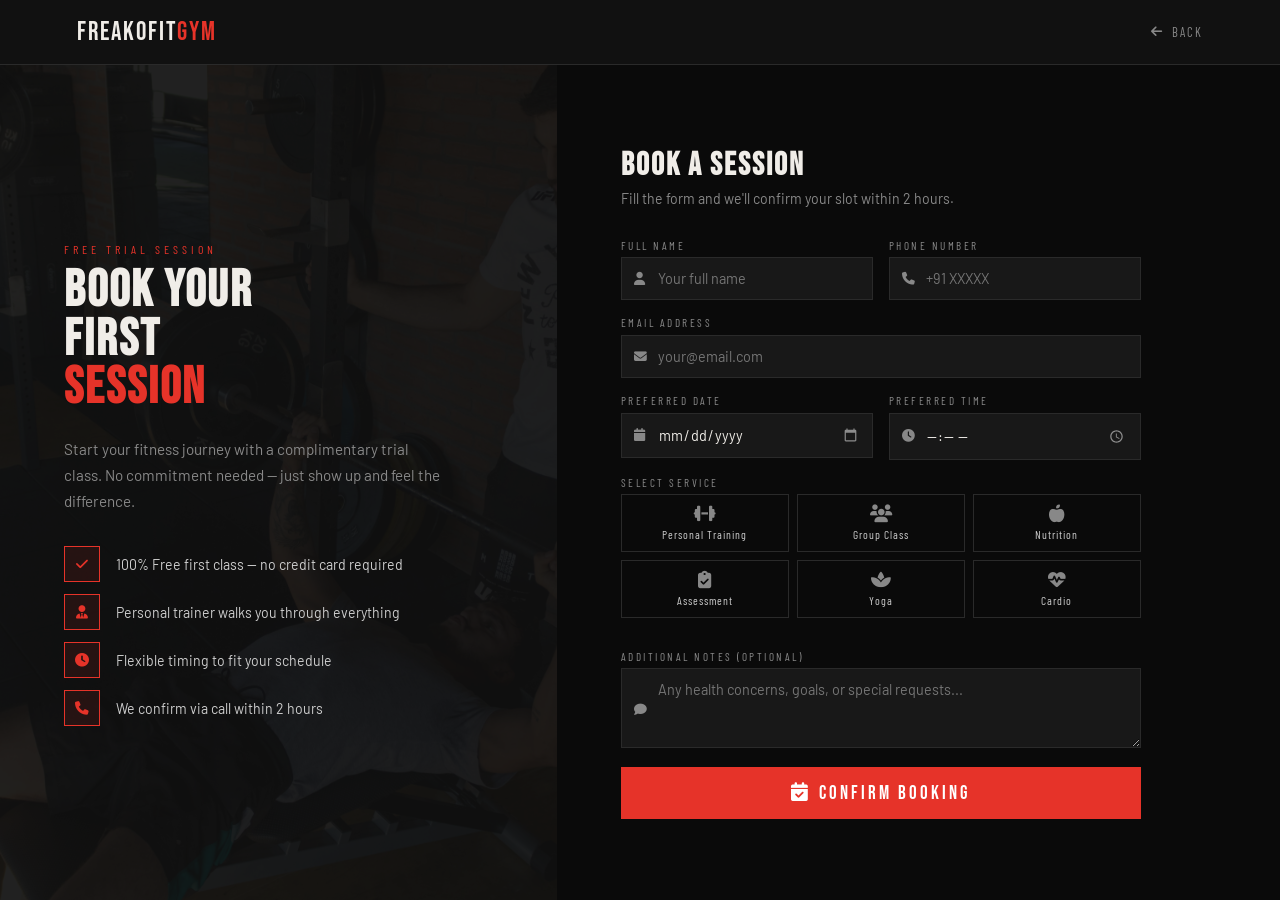
<file: appointment.html>
<!doctype html>
<html lang="en">
  <head>
    <meta charset="UTF-8" />
    <meta name="viewport" content="width=device-width, initial-scale=1.0" />
    <title>Book a Session — FreakOFit GYM</title>
    <link
      href="https://fonts.googleapis.com/css2?family=Bebas+Neue&family=Barlow:wght@400;600;700&family=Barlow+Condensed:wght@300;500;700&display=swap"
      rel="stylesheet"
    />
    <link
      rel="stylesheet"
      href="https://cdnjs.cloudflare.com/ajax/libs/font-awesome/6.5.0/css/all.min.css"
    />
    <link rel="stylesheet" href="/static/style/appointment.css" />
  </head>
  <body>
    <nav>
      <a href="/" class="logo">FreakOFit<span>GYM</span></a>
      <a href="/" class="back-link"><i class="fas fa-arrow-left"></i> Back</a>
    </nav>

    <div class="page-wrap">
      <!-- LEFT -->
      <div class="apt-info">
        <div class="apt-info-content">
          <p class="tag">Free Trial Session</p>
          <h1>
            BOOK YOUR<br />FIRST<br /><span style="color: var(--red)"
              >SESSION</span
            >
          </h1>
          <p>
            Start your fitness journey with a complimentary trial class. No
            commitment needed — just show up and feel the difference.
          </p>
          <div class="perks">
            <div class="perk">
              <div class="perk-icon"><i class="fas fa-check"></i></div>
              <span class="perk-text"
                >100% Free first class — no credit card required</span
              >
            </div>
            <div class="perk">
              <div class="perk-icon"><i class="fas fa-user-tie"></i></div>
              <span class="perk-text"
                >Personal trainer walks you through everything</span
              >
            </div>
            <div class="perk">
              <div class="perk-icon"><i class="fas fa-clock"></i></div>
              <span class="perk-text"
                >Flexible timing to fit your schedule</span
              >
            </div>
            <div class="perk">
              <div class="perk-icon"><i class="fas fa-phone"></i></div>
              <span class="perk-text">We confirm via call within 2 hours</span>
            </div>
          </div>
        </div>
      </div>

      <!-- RIGHT -->
      <div class="apt-form-wrap">
        <div class="apt-form">
          <h2>BOOK A SESSION</h2>
          <p class="sub">
            Fill the form and we'll confirm your slot within 2 hours.
          </p>

          <div class="alert alert-error" id="errAlert">
            <i class="fas fa-exclamation-circle"></i><span id="errMsg"></span>
          </div>
          <div class="alert alert-success" id="sucAlert">
            <i class="fas fa-check-circle"></i
            ><span>Appointment booked! We'll contact you shortly. 🎉</span>
          </div>

          <div class="form-row">
            <div class="form-group">
              <label>Full Name</label>
              <div class="input-wrap">
                <i class="fas fa-user"></i
                ><input
                  type="text"
                  id="fName"
                  placeholder="Your full name"
                  required
                />
              </div>
            </div>
            <div class="form-group">
              <label>Phone Number</label>
              <div class="input-wrap">
                <i class="fas fa-phone"></i
                ><input
                  type="tel"
                  id="fPhone"
                  placeholder="+91 XXXXX"
                  required
                />
              </div>
            </div>
          </div>
          <div class="form-group">
            <label>Email Address</label>
            <div class="input-wrap">
              <i class="fas fa-envelope"></i
              ><input
                type="email"
                id="fEmail"
                placeholder="your@email.com"
                required
              />
            </div>
          </div>
          <div class="form-row">
            <div class="form-group">
              <label>Preferred Date</label>
              <div class="input-wrap">
                <i class="fas fa-calendar"></i
                ><input type="date" id="fDate" required />
              </div>
            </div>
            <div class="form-group">
              <label>Preferred Time</label>
              <div class="input-wrap">
                <i class="fas fa-clock"></i
                ><input type="time" id="fTime" required />
              </div>
            </div>
          </div>

          <div class="form-group">
            <label>Select Service</label>
            <div class="services-grid">
              <div
                class="service-opt"
                onclick="selectService('Personal Training', this)"
              >
                <i class="fas fa-dumbbell"></i><span>Personal Training</span>
              </div>
              <div
                class="service-opt"
                onclick="selectService('Group Class', this)"
              >
                <i class="fas fa-users"></i><span>Group Class</span>
              </div>
              <div
                class="service-opt"
                onclick="selectService('Nutrition Consultation', this)"
              >
                <i class="fas fa-apple-alt"></i><span>Nutrition</span>
              </div>
              <div
                class="service-opt"
                onclick="selectService('Fitness Assessment', this)"
              >
                <i class="fas fa-clipboard-check"></i><span>Assessment</span>
              </div>
              <div
                class="service-opt"
                onclick="selectService('Yoga Session', this)"
              >
                <i class="fas fa-spa"></i><span>Yoga</span>
              </div>
              <div
                class="service-opt"
                onclick="selectService('Cardio Training', this)"
              >
                <i class="fas fa-heartbeat"></i><span>Cardio</span>
              </div>
            </div>
            <input type="hidden" id="fService" />
          </div>

          <div class="form-group">
            <label>Additional Notes (Optional)</label>
            <div class="input-wrap">
              <i class="fas fa-comment"></i
              ><textarea
                id="fMessage"
                placeholder="Any health concerns, goals, or special requests..."
              ></textarea>
            </div>
          </div>

          <button class="submit-btn" id="submitBtn" onclick="bookAppointment()">
            <i class="fas fa-calendar-check"></i> CONFIRM BOOKING
          </button>
        </div>
      </div>
    </div>

    <script src="/static/js/appointment.js"></script>
  </body>
</html>
</file>
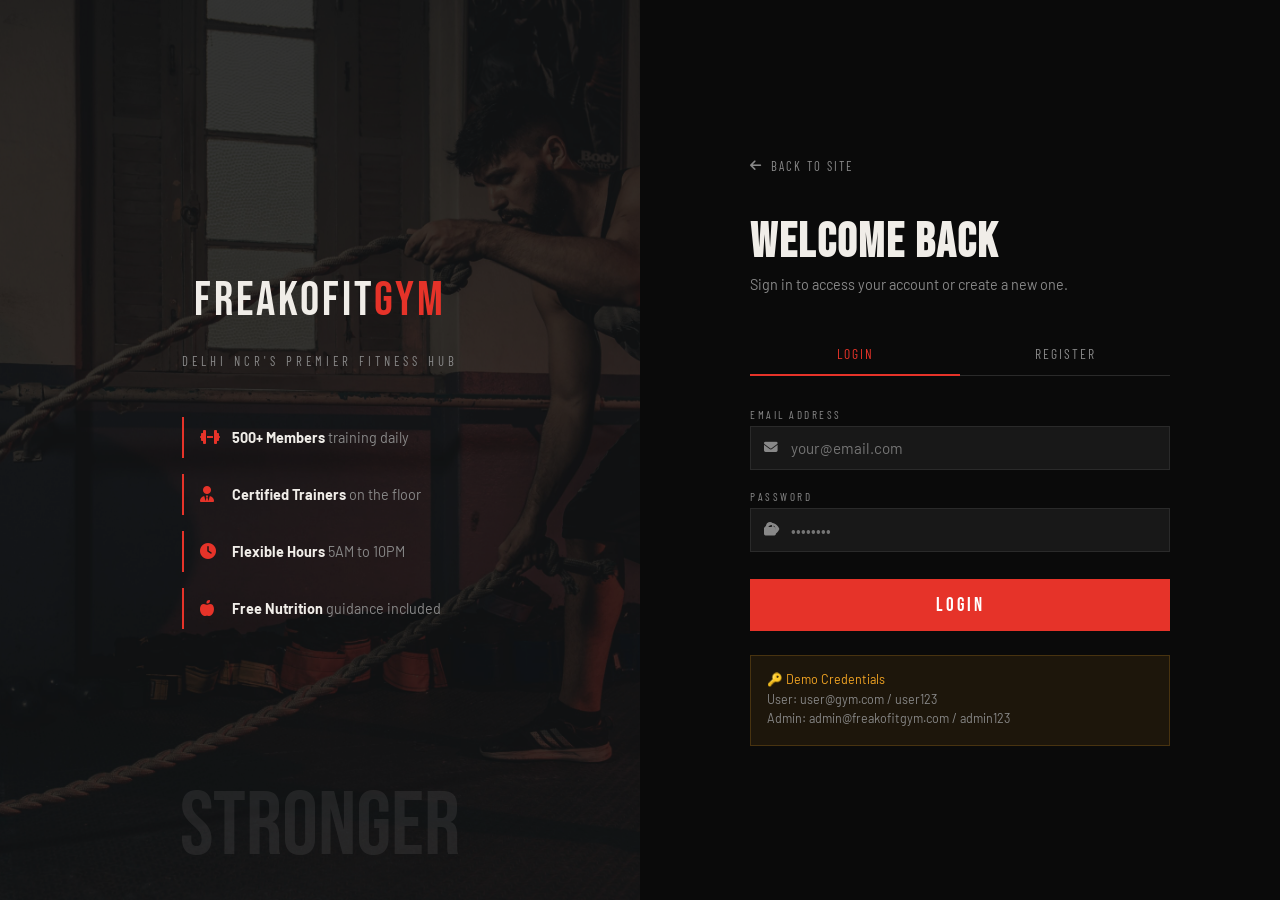
<file: login.html>
<!doctype html>
<html lang="en">
  <head>
    <meta charset="UTF-8" />
    <meta name="viewport" content="width=device-width, initial-scale=1.0" />
    <title>Login — FreakOFit GYM</title>
    <link
      href="https://fonts.googleapis.com/css2?family=Bebas+Neue&family=Barlow:wght@400;600;700&family=Barlow+Condensed:wght@300;500;700&display=swap"
      rel="stylesheet"
    />
    <link
      rel="stylesheet"
      href="https://cdnjs.cloudflare.com/ajax/libs/font-awesome/6.5.0/css/all.min.css"
    />
    <link rel="stylesheet" href="/static/style/login.css" />
  </head>
  <body>
    <!-- LEFT PANEL -->
    <div class="left-panel">
      <div class="left-content">
        <a href="/" class="left-logo">FreakOFit<span>GYM</span></a>
        <p class="left-tagline">Delhi NCR's Premier Fitness Hub</p>
        <div class="left-features">
          <div class="left-feat">
            <i class="fas fa-dumbbell"></i
            ><span><strong>500+ Members</strong> training daily</span>
          </div>
          <div class="left-feat">
            <i class="fas fa-user-tie"></i
            ><span><strong>Certified Trainers</strong> on the floor</span>
          </div>
          <div class="left-feat">
            <i class="fas fa-clock"></i
            ><span><strong>Flexible Hours</strong> 5AM to 10PM</span>
          </div>
          <div class="left-feat">
            <i class="fas fa-apple-alt"></i
            ><span><strong>Free Nutrition</strong> guidance included</span>
          </div>
        </div>
      </div>
      <div class="big-text">STRONGER</div>
    </div>

    <!-- RIGHT PANEL -->
    <div class="right-panel">
      <div class="login-box">
        <a href="/" class="back-link"
          ><i class="fas fa-arrow-left"></i> Back to site</a
        >
        <h1 class="login-title">Welcome Back</h1>
        <p class="login-subtitle">
          Sign in to access your account or create a new one.
        </p>

        <div class="tabs">
          <button class="tab-btn active" onclick="switchTab('login')">
            Login
          </button>
          <button class="tab-btn" onclick="switchTab('register')">
            Register
          </button>
        </div>

        <!-- LOGIN TAB -->
        <div class="tab-content active" id="tab-login">
          <div class="alert alert-error" id="loginError">
            <i class="fas fa-exclamation-circle"></i>
            <span id="loginErrMsg">Invalid credentials</span>
          </div>
          <div class="alert alert-success" id="loginSuccess">
            <i class="fas fa-check-circle"></i>
            <span>Login successful! Redirecting...</span>
          </div>
          <div class="form-group">
            <label>Email Address</label>
            <div class="input-wrap">
              <i class="fas fa-envelope"></i>
              <input
                type="email"
                id="loginEmail"
                placeholder="your@email.com"
              />
            </div>
          </div>
          <div class="form-group">
            <label>Password</label>
            <div class="input-wrap">
              <i class="fas fa-lock"></i>
              <input type="password" id="loginPass" placeholder="••••••••" />
              <i class="fas fa-eye toggle-pass" id="togglePass"></i>
            </div>
          </div>
          <button class="submit-btn" id="loginBtn" onclick="doLogin()">
            LOGIN
          </button>
          <div class="demo-creds">
            <p>🔑 Demo Credentials</p>
            <p class="cred">User: user@gym.com / user123</p>
            <p class="cred">Admin: admin@freakofitgym.com / admin123</p>
          </div>
        </div>

        <!-- REGISTER TAB -->
        <div class="tab-content" id="tab-register">
          <div class="alert alert-error" id="regError">
            <i class="fas fa-exclamation-circle"></i>
            <span id="regErrMsg"></span>
          </div>
          <div class="alert alert-success" id="regSuccess">
            <i class="fas fa-check-circle"></i>
            <span>Account created! Please login.</span>
          </div>
          <div class="form-row-2">
            <div class="form-group">
              <label>Full Name</label>
              <div class="input-wrap">
                <i class="fas fa-user"></i>
                <input type="text" id="regName" placeholder="Your name" />
              </div>
            </div>
            <div class="form-group">
              <label>Phone</label>
              <div class="input-wrap">
                <i class="fas fa-phone"></i>
                <input type="tel" id="regPhone" placeholder="+91 XXXXX" />
              </div>
            </div>
          </div>
          <div class="form-group">
            <label>Email Address</label>
            <div class="input-wrap">
              <i class="fas fa-envelope"></i>
              <input type="email" id="regEmail" placeholder="your@email.com" />
            </div>
          </div>
          <div class="form-group">
            <label>Password</label>
            <div class="input-wrap">
              <i class="fas fa-lock"></i>
              <input
                type="password"
                id="regPass"
                placeholder="Min. 6 characters"
              />
            </div>
          </div>
          <button class="submit-btn" id="regBtn" onclick="doRegister()">
            CREATE ACCOUNT
          </button>
        </div>
      </div>
    </div>

    <script src="/static/js/login.js"></script>
  </body>
</html>
</file>
<file: static/style/appointment.css>
:root {
  --black: #0a0a0a; --dark: #111; --card: #181818;
  --border: #2a2a2a; --red: #e63329; --gold: #f5a623;
  --white: #f0ede8; --gray: #888; --light-gray: #ccc;
}
*, *::before, *::after { margin:0; padding:0; box-sizing:border-box; }
body {
  font-family: 'Barlow', sans-serif;
  background: var(--black);
  color: var(--white);
  min-height: 100vh;
}
nav {
  display: flex; align-items: center; justify-content: space-between;
  padding: 0 6%; height: 65px;
  background: var(--dark); border-bottom: 1px solid var(--border);
}
.logo { font-family: 'Bebas Neue', sans-serif; font-size: 1.6rem; color: var(--white); text-decoration: none; letter-spacing: 2px; }
.logo span { color: var(--red); }
.back-link { display: flex; align-items: center; gap: 0.5rem; color: var(--gray); text-decoration: none; font-family: 'Barlow Condensed', sans-serif; font-size: 0.8rem; letter-spacing: 2px; text-transform: uppercase; transition: color 0.2s; }
.back-link:hover { color: var(--white); }

.page-wrap {
  display: grid; grid-template-columns: 1fr 1.3fr;
  min-height: calc(100vh - 65px);
}

/* LEFT SIDE */
.apt-info {
  background: var(--dark);
  padding: 4rem 4rem;
  display: flex; flex-direction: column; justify-content: center;
  position: relative; overflow: hidden;
}
.apt-info::before {
  content: '';
  position: absolute; inset: 0;
  background: url('/static/images/physical_fitness.jpg') center/cover;
  opacity: 0.07;
}
.apt-info-content { position: relative; z-index: 1; }
.apt-info .tag {
  font-family: 'Barlow Condensed', sans-serif; font-size: 0.75rem;
  letter-spacing: 4px; text-transform: uppercase; color: var(--red);
  margin-bottom: 0.5rem;
}
.apt-info h1 {
  font-family: 'Bebas Neue', sans-serif;
  font-size: clamp(2.5rem, 4vw, 4rem);
  line-height: 0.95; letter-spacing: 2px;
  margin-bottom: 1.5rem;
}
.apt-info p { color: var(--gray); line-height: 1.7; font-size: 0.95rem; margin-bottom: 2rem; max-width: 380px; }
.perks { display: flex; flex-direction: column; gap: 0.75rem; }
.perk { display: flex; align-items: center; gap: 1rem; }
.perk-icon { width: 36px; height: 36px; background: rgba(230,51,41,0.1); border: 1px solid var(--red); display: flex; align-items: center; justify-content: center; color: var(--red); font-size: 0.85rem; flex-shrink: 0; }
.perk-text { font-size: 0.88rem; color: var(--light-gray); }

/* RIGHT SIDE — FORM */
.apt-form-wrap { padding: 3rem 4rem; display: flex; align-items: center; }
.apt-form { width: 100%; max-width: 520px; }
.apt-form h2 {
  font-family: 'Bebas Neue', sans-serif;
  font-size: 2rem; letter-spacing: 2px; margin-bottom: 0.3rem;
}
.apt-form p.sub { color: var(--gray); font-size: 0.88rem; margin-bottom: 2rem; }

.form-row { display: grid; grid-template-columns: 1fr 1fr; gap: 1rem; }
.form-group { display: flex; flex-direction: column; gap: 0.35rem; margin-bottom: 1rem; }
.form-group label {
  font-family: 'Barlow Condensed', sans-serif; font-size: 0.7rem;
  letter-spacing: 2.5px; text-transform: uppercase; color: var(--gray);
}
.input-wrap { position: relative; }
.input-wrap i { position: absolute; left: 0.85rem; top: 50%; transform: translateY(-50%); color: var(--gray); font-size: 0.8rem; pointer-events: none; }
.input-wrap input, .input-wrap select, .input-wrap textarea {
  width: 100%; background: var(--card); border: 1px solid var(--border);
  color: var(--white); padding: 0.75rem 0.75rem 0.75rem 2.3rem;
  font-family: 'Barlow', sans-serif; font-size: 0.9rem; outline: none;
  transition: border-color 0.3s; appearance: none; -webkit-appearance: none;
}
.input-wrap select { cursor: pointer; }
.input-wrap select option { background: var(--card); }
.input-wrap textarea { padding: 0.75rem 0.75rem 0.75rem 2.3rem; resize: vertical; min-height: 80px; }
.input-wrap input:focus, .input-wrap select:focus, .input-wrap textarea:focus { border-color: var(--red); }
input[type="date"]::-webkit-calendar-picker-indicator { filter: invert(1); opacity: 0.5; }
input[type="time"]::-webkit-calendar-picker-indicator { filter: invert(1); opacity: 0.5; }

.services-grid {
  display: grid; grid-template-columns: repeat(3, 1fr); gap: 0.5rem; margin-bottom: 1rem;
}
.service-opt {
  border: 1px solid var(--border); padding: 0.6rem 0.5rem; text-align: center;
  cursor: pointer; transition: all 0.2s;
  display: flex; flex-direction: column; align-items: center; gap: 0.3rem;
}
.service-opt:hover { border-color: var(--gray); }
.service-opt.selected { border-color: var(--red); background: rgba(230,51,41,0.08); }
.service-opt i { font-size: 1.1rem; color: var(--gray); }
.service-opt.selected i { color: var(--red); }
.service-opt span { font-size: 0.72rem; color: var(--light-gray); font-family: 'Barlow Condensed', sans-serif; letter-spacing: 1px; }

.submit-btn {
  width: 100%; padding: 0.9rem;
  background: var(--red); color: white; border: none;
  font-family: 'Bebas Neue', sans-serif; font-size: 1.2rem; letter-spacing: 3px;
  cursor: pointer; transition: all 0.2s; display: flex; align-items: center; justify-content: center; gap: 0.5rem;
  margin-top: 0.5rem;
}
.submit-btn:hover { background: #c0261e; }
.submit-btn:disabled { opacity: 0.5; cursor: not-allowed; }

.alert { padding: 0.8rem 1rem; font-size: 0.85rem; margin-bottom: 1rem; display: none; align-items: center; gap: 0.5rem; }
.alert.show { display: flex; }
.alert-error { background: rgba(230,51,41,0.1); border-left: 3px solid var(--red); color: #ff8a80; }
.alert-success { background: rgba(34,197,94,0.1); border-left: 3px solid #22c55e; color: #86efac; }

@media (max-width: 900px) {
  .page-wrap { grid-template-columns: 1fr; }
  .apt-info { padding: 3rem 6%; }
  .apt-form-wrap { padding: 2.5rem 6%; }
  .apt-form { max-width: 100%; }
}
@media (max-width: 600px) {
  .form-row { grid-template-columns: 1fr; }
  .services-grid { grid-template-columns: repeat(2, 1fr); }
}
</file>
<file: static/style/login.css>
:root {
  --black: #0a0a0a;
  --dark: #111;
  --card: #181818;
  --border: #2a2a2a;
  --red: #e63329;
  --gold: #f5a623;
  --white: #f0ede8;
  --gray: #888;
}
*, *::before, *::after { margin:0; padding:0; box-sizing:border-box; }
body {
  font-family: 'Barlow', sans-serif;
  background: var(--black);
  color: var(--white);
  min-height: 100vh;
  display: grid;
  grid-template-columns: 1fr 1fr;
}

/* LEFT PANEL */
.left-panel {
  background: var(--dark);
  position: relative;
  overflow: hidden;
  display: flex;
  align-items: center;
  justify-content: center;
  padding: 4rem;
}
.left-panel::before {
  content: '';
  position: absolute;
  inset: 0;
  background: url('/static/images/strength.jpg') center/cover no-repeat;
  opacity: 0.15;
}
.left-content {
  position: relative;
  z-index: 1;
  text-align: center;
}
.left-logo {
  font-family: 'Bebas Neue', sans-serif;
  font-size: 3rem;
  letter-spacing: 3px;
  margin-bottom: 1.5rem;
  text-decoration: none;
  color: var(--white);
  display: block;
}
.left-logo span { color: var(--red); }
.left-tagline {
  font-family: 'Barlow Condensed', sans-serif;
  font-size: 0.8rem;
  letter-spacing: 4px;
  text-transform: uppercase;
  color: var(--gray);
  margin-bottom: 3rem;
}
.big-text {
  font-family: 'Bebas Neue', sans-serif;
  font-size: clamp(4rem, 7vw, 7rem);
  line-height: 0.9;
  color: var(--white);
  opacity: 0.08;
  position: absolute;
  bottom: 2rem; left: 0; right: 0;
  text-align: center;
  pointer-events: none;
}
.left-features { display: flex; flex-direction: column; gap: 1rem; text-align: left; }
.left-feat {
  display: flex;
  align-items: center;
  gap: 1rem;
  padding: 0.75rem 1rem;
  border-left: 2px solid var(--red);
}
.left-feat i { color: var(--red); width: 16px; }
.left-feat span { font-size: 0.9rem; color: var(--gray); }
.left-feat strong { color: var(--white); }

/* RIGHT PANEL */
.right-panel {
  display: flex;
  align-items: center;
  justify-content: center;
  padding: 3rem;
  background: var(--black);
}
.login-box {
  width: 100%;
  max-width: 420px;
}
.back-link {
  display: inline-flex;
  align-items: center;
  gap: 0.5rem;
  color: var(--gray);
  text-decoration: none;
  font-family: 'Barlow Condensed', sans-serif;
  font-size: 0.8rem;
  letter-spacing: 2px;
  text-transform: uppercase;
  margin-bottom: 2.5rem;
  transition: color 0.2s;
}
.back-link:hover { color: var(--white); }

.login-title {
  font-family: 'Bebas Neue', sans-serif;
  font-size: 3rem;
  letter-spacing: 2px;
  margin-bottom: 0.3rem;
}
.login-subtitle { color: var(--gray); font-size: 0.9rem; margin-bottom: 2.5rem; }

/* TABS */
.tabs {
  display: flex;
  margin-bottom: 2rem;
  border-bottom: 1px solid var(--border);
}
.tab-btn {
  flex: 1;
  padding: 0.75rem;
  background: none;
  border: none;
  color: var(--gray);
  font-family: 'Barlow Condensed', sans-serif;
  font-size: 0.85rem;
  letter-spacing: 2px;
  text-transform: uppercase;
  cursor: pointer;
  border-bottom: 2px solid transparent;
  margin-bottom: -1px;
  transition: all 0.3s;
}
.tab-btn.active { color: var(--red); border-bottom-color: var(--red); }

.tab-content { display: none; }
.tab-content.active { display: block; }

/* FORM */
.form-group {
  margin-bottom: 1.2rem;
  display: flex;
  flex-direction: column;
  gap: 0.35rem;
}
.form-group label {
  font-family: 'Barlow Condensed', sans-serif;
  font-size: 0.7rem;
  letter-spacing: 2.5px;
  text-transform: uppercase;
  color: var(--gray);
}
.input-wrap { position: relative; }
.input-wrap i {
  position: absolute;
  left: 0.9rem; top: 50%;
  transform: translateY(-50%);
  color: var(--gray);
  font-size: 0.85rem;
  pointer-events: none;
}
.input-wrap input {
  width: 100%;
  background: var(--card);
  border: 1px solid var(--border);
  color: var(--white);
  padding: 0.75rem 0.75rem 0.75rem 2.5rem;
  font-family: 'Barlow', sans-serif;
  font-size: 0.95rem;
  outline: none;
  transition: border-color 0.3s;
}
.input-wrap input:focus { border-color: var(--red); }
.toggle-pass {
  position: absolute;
  right: 0.9rem; top: 50%;
  transform: translateY(-50%);
  color: var(--gray);
  cursor: pointer;
  font-size: 0.85rem;
  pointer-events: auto;
}
.form-row-2 { display: grid; grid-template-columns: 1fr 1fr; gap: 1rem; }

.alert {
  padding: 0.75rem 1rem;
  border-radius: 2px;
  font-size: 0.85rem;
  margin-bottom: 1rem;
  display: none;
}
.alert.show { display: flex; align-items: center; gap: 0.5rem; }
.alert-error { background: rgba(230,51,41,0.1); border-left: 3px solid var(--red); color: #ff8a80; }
.alert-success { background: rgba(34,197,94,0.1); border-left: 3px solid #22c55e; color: #86efac; }

.submit-btn {
  width: 100%;
  padding: 0.9rem;
  background: var(--red);
  color: white;
  border: none;
  font-family: 'Bebas Neue', sans-serif;
  font-size: 1.2rem;
  letter-spacing: 3px;
  cursor: pointer;
  transition: all 0.2s;
  margin-top: 0.5rem;
}
.submit-btn:hover { background: #c0261e; transform: translateY(-1px); }
.submit-btn:disabled { opacity: 0.5; cursor: not-allowed; transform: none; }

.demo-creds {
  margin-top: 1.5rem;
  padding: 1rem;
  background: rgba(245,166,35,0.08);
  border: 1px solid rgba(245,166,35,0.2);
}
.demo-creds p { font-size: 0.78rem; color: var(--gold); margin-bottom: 0.3rem; }
.demo-creds .cred { font-size: 0.78rem; color: var(--gray); }

@media (max-width: 768px) {
  body { grid-template-columns: 1fr; }
  .left-panel { display: none; }
  .right-panel { padding: 2rem 1.5rem; align-items: flex-start; padding-top: 3rem; }
}
</file>
